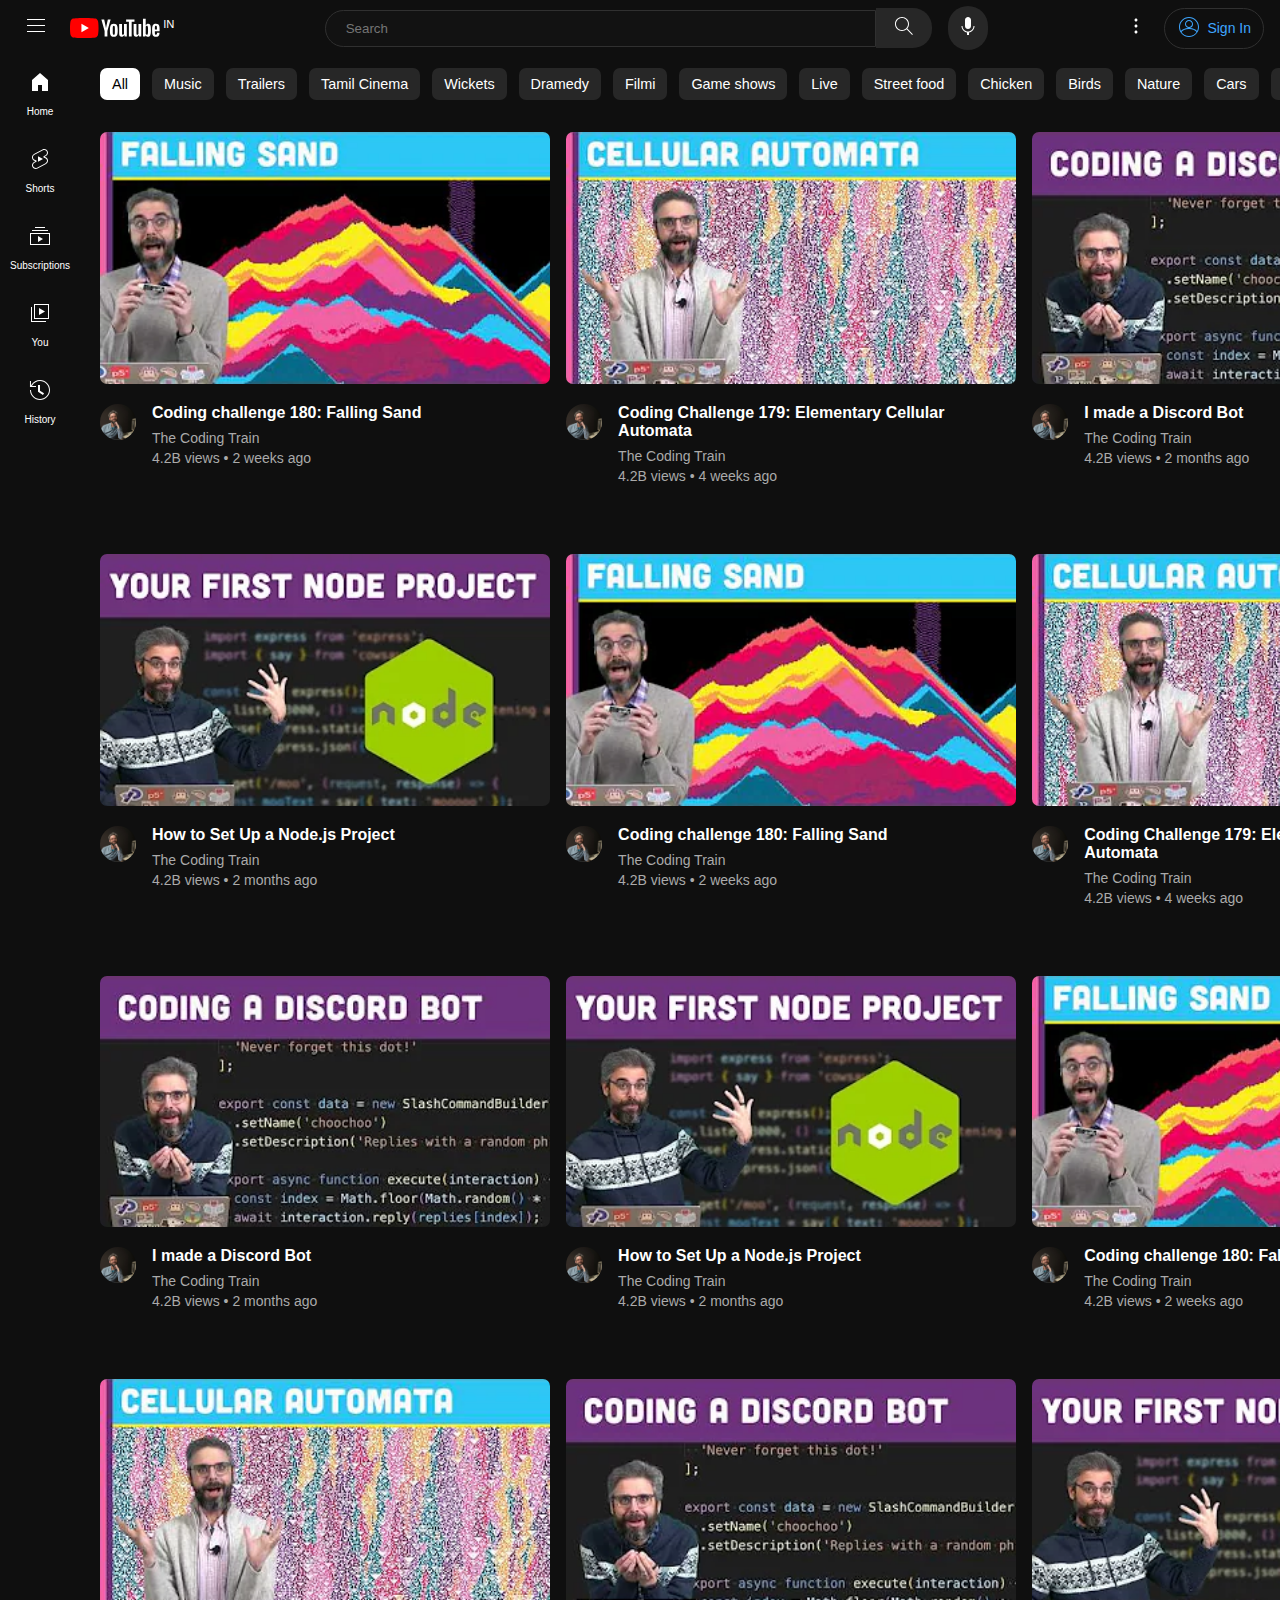
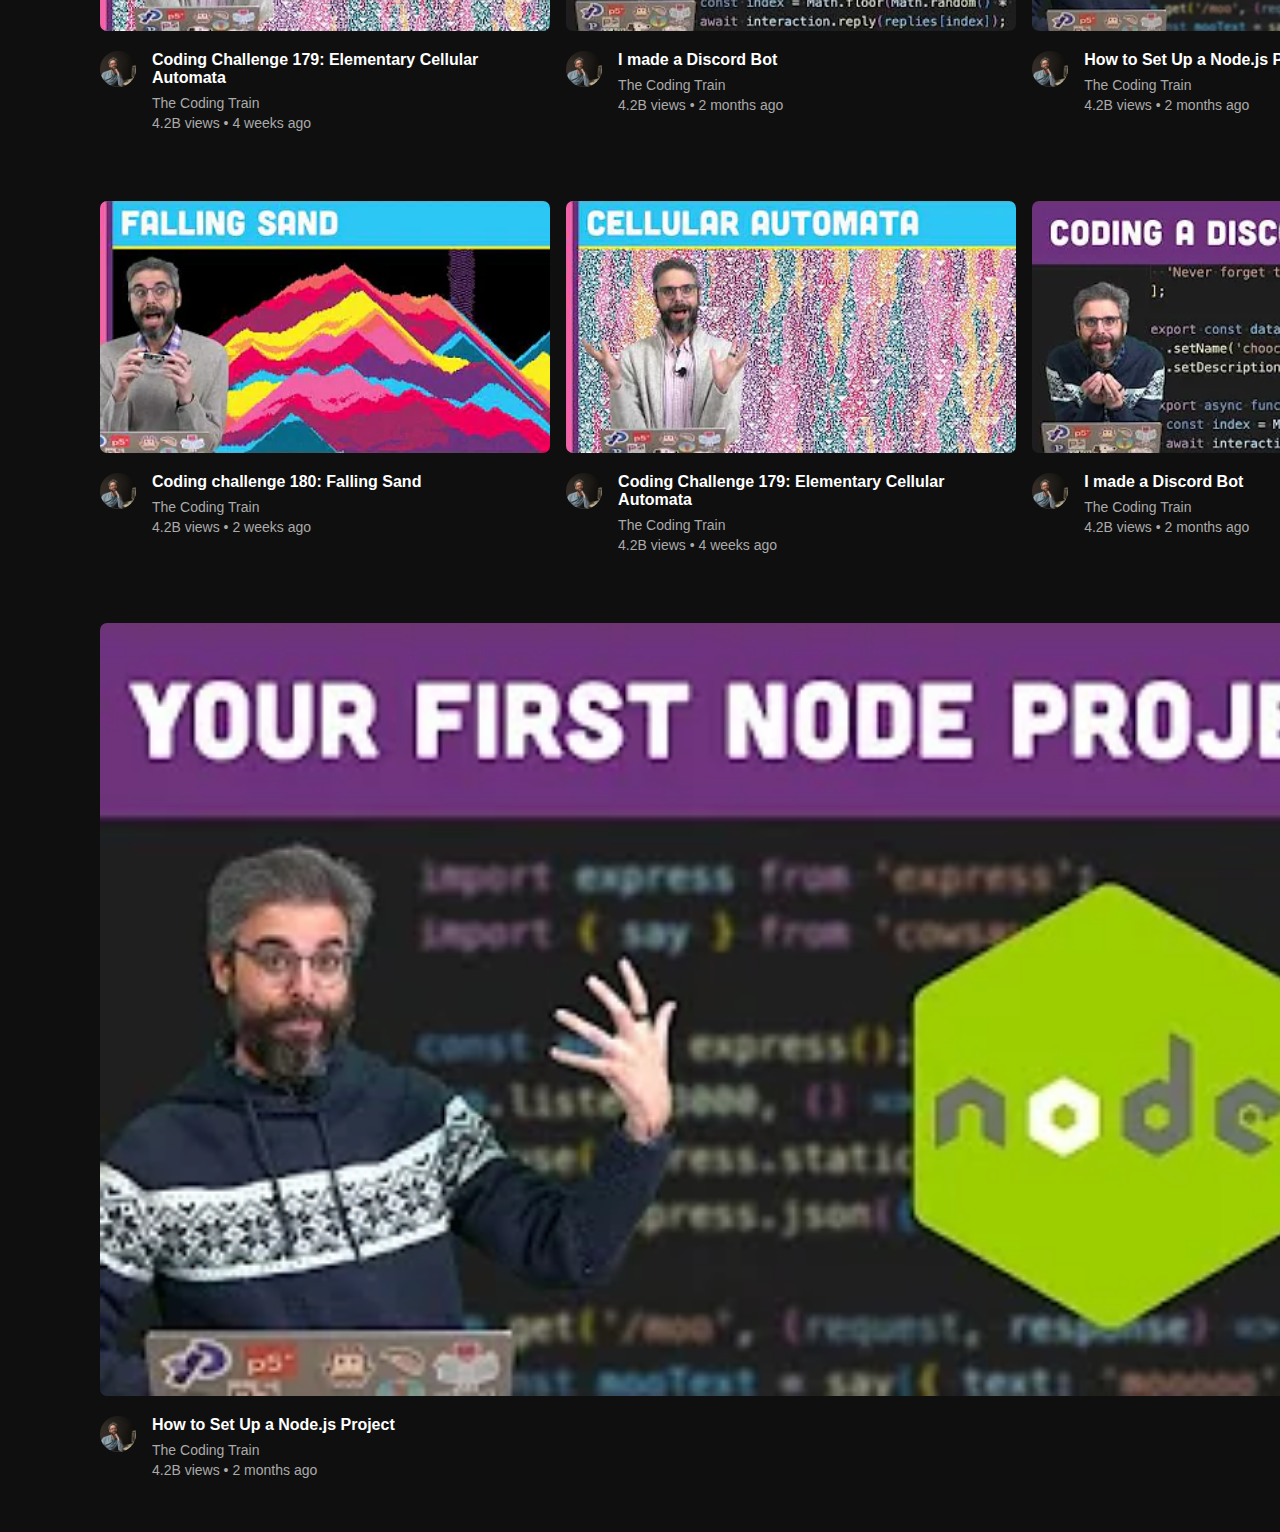
<file: youtube_ux/index.html>
<!DOCTYPE html>
<html lang="en">

<head>
    <meta charset="UTF-8">
    <meta name="viewport" content="width=device-width, initial-scale=1.0">

    <!-- Linking the CSS -->
    <link rel="stylesheet" href="./styles.css">

    <!-- The icons -->
    <link rel="shortcut icon" href="https://www.youtube.com/s/desktop/d133835b/img/favicon.ico" type="image/x-icon">
    <link rel="icon" href="https://www.youtube.com/s/desktop/d133835b/img/favicon_32x32.png" sizes="32x32">
    <link rel="icon" href="https://www.youtube.com/s/desktop/d133835b/img/favicon_48x48.png" sizes="48x48">
    <link rel="icon" href="https://www.youtube.com/s/desktop/d133835b/img/favicon_96x96.png" sizes="96x96">
    <link rel="icon" href="https://www.youtube.com/s/desktop/d133835b/img/favicon_144x144.png" sizes="144x144">

    <title>Youtube Clone</title>
</head>

<body>
    <!-- The Top bar -->
    <header>
        <span class="header-left">
            <span class="menu-icon">
                <svg xmlns="http://www.w3.org/2000/svg" viewBox="0 0 24 24" width="24" focusable="false" fill="white">
                    <path d="M21 6H3V5h18v1zm0 5H3v1h18v-1zm0 6H3v1h18v-1z"></path>
                </svg>
            </span>
            <span class="yt-icon">
                <svg xmlns="http://www.w3.org/2000/svg" class="external-icon" viewBox="0 0 90 20" width="90"
                    fill="white" focusable="false">
                    <svg viewBox="0 0 90 20" preserveAspectRatio="xMidYMid meet" xmlns="http://www.w3.org/2000/svg">
                        <g>
                            <path
                                d="M27.9727 3.12324C27.6435 1.89323 26.6768 0.926623 25.4468 0.597366C23.2197 2.24288e-07 14.285 0 14.285 0C14.285 0 5.35042 2.24288e-07 3.12323 0.597366C1.89323 0.926623 0.926623 1.89323 0.597366 3.12324C2.24288e-07 5.35042 0 10 0 10C0 10 2.24288e-07 14.6496 0.597366 16.8768C0.926623 18.1068 1.89323 19.0734 3.12323 19.4026C5.35042 20 14.285 20 14.285 20C14.285 20 23.2197 20 25.4468 19.4026C26.6768 19.0734 27.6435 18.1068 27.9727 16.8768C28.5701 14.6496 28.5701 10 28.5701 10C28.5701 10 28.5677 5.35042 27.9727 3.12324Z"
                                fill="#FF0000"></path>
                            <path d="M11.4253 14.2854L18.8477 10.0004L11.4253 5.71533V14.2854Z" fill="white"></path>
                        </g>
                        <g>
                            <g>
                                <path
                                    d="M34.6024 13.0036L31.3945 1.41846H34.1932L35.3174 6.6701C35.6043 7.96361 35.8136 9.06662 35.95 9.97913H36.0323C36.1264 9.32532 36.3381 8.22937 36.665 6.68892L37.8291 1.41846H40.6278L37.3799 13.0036V18.561H34.6001V13.0036H34.6024Z">
                                </path>
                                <path
                                    d="M41.4697 18.1937C40.9053 17.8127 40.5031 17.22 40.2632 16.4157C40.0257 15.6114 39.9058 14.5437 39.9058 13.2078V11.3898C39.9058 10.0422 40.0422 8.95805 40.315 8.14196C40.5878 7.32588 41.0135 6.72851 41.592 6.35457C42.1706 5.98063 42.9302 5.79248 43.871 5.79248C44.7976 5.79248 45.5384 5.98298 46.0981 6.36398C46.6555 6.74497 47.0647 7.34234 47.3234 8.15137C47.5821 8.96275 47.7115 10.0422 47.7115 11.3898V13.2078C47.7115 14.5437 47.5845 15.6161 47.3329 16.4251C47.0812 17.2365 46.672 17.8292 46.1075 18.2031C45.5431 18.5771 44.7764 18.7652 43.8098 18.7652C42.8126 18.7675 42.0342 18.5747 41.4697 18.1937ZM44.6353 16.2323C44.7905 15.8231 44.8705 15.1575 44.8705 14.2309V10.3292C44.8705 9.43077 44.7929 8.77225 44.6353 8.35833C44.4777 7.94206 44.2026 7.7351 43.8074 7.7351C43.4265 7.7351 43.156 7.94206 43.0008 8.35833C42.8432 8.77461 42.7656 9.43077 42.7656 10.3292V14.2309C42.7656 15.1575 42.8408 15.8254 42.9914 16.2323C43.1419 16.6415 43.4123 16.8461 43.8074 16.8461C44.2026 16.8461 44.4777 16.6415 44.6353 16.2323Z">
                                </path>
                                <path
                                    d="M56.8154 18.5634H54.6094L54.3648 17.03H54.3037C53.7039 18.1871 52.8055 18.7656 51.6061 18.7656C50.7759 18.7656 50.1621 18.4928 49.767 17.9496C49.3719 17.4039 49.1743 16.5526 49.1743 15.3955V6.03751H51.9942V15.2308C51.9942 15.7906 52.0553 16.188 52.1776 16.4256C52.2999 16.6631 52.5045 16.783 52.7914 16.783C53.036 16.783 53.2712 16.7078 53.497 16.5573C53.7228 16.4067 53.8874 16.2162 53.9979 15.9858V6.03516H56.8154V18.5634Z">
                                </path>
                                <path
                                    d="M64.4755 3.68758H61.6768V18.5629H58.9181V3.68758H56.1194V1.42041H64.4755V3.68758Z">
                                </path>
                                <path
                                    d="M71.2768 18.5634H69.0708L68.8262 17.03H68.7651C68.1654 18.1871 67.267 18.7656 66.0675 18.7656C65.2373 18.7656 64.6235 18.4928 64.2284 17.9496C63.8333 17.4039 63.6357 16.5526 63.6357 15.3955V6.03751H66.4556V15.2308C66.4556 15.7906 66.5167 16.188 66.639 16.4256C66.7613 16.6631 66.9659 16.783 67.2529 16.783C67.4974 16.783 67.7326 16.7078 67.9584 16.5573C68.1842 16.4067 68.3488 16.2162 68.4593 15.9858V6.03516H71.2768V18.5634Z">
                                </path>
                                <path
                                    d="M80.609 8.0387C80.4373 7.24849 80.1621 6.67699 79.7812 6.32186C79.4002 5.96674 78.8757 5.79035 78.2078 5.79035C77.6904 5.79035 77.2059 5.93616 76.7567 6.23014C76.3075 6.52412 75.9594 6.90747 75.7148 7.38489H75.6937V0.785645H72.9773V18.5608H75.3056L75.5925 17.3755H75.6537C75.8724 17.7988 76.1993 18.1304 76.6344 18.3774C77.0695 18.622 77.554 18.7443 78.0855 18.7443C79.038 18.7443 79.7412 18.3045 80.1904 17.4272C80.6396 16.5476 80.8653 15.1765 80.8653 13.3092V11.3266C80.8653 9.92722 80.7783 8.82892 80.609 8.0387ZM78.0243 13.1492C78.0243 14.0617 77.9867 14.7767 77.9114 15.2941C77.8362 15.8115 77.7115 16.1808 77.5328 16.3971C77.3564 16.6158 77.1165 16.724 76.8178 16.724C76.585 16.724 76.371 16.6699 76.1734 16.5594C75.9759 16.4512 75.816 16.2866 75.6937 16.0702V8.96062C75.7877 8.6196 75.9524 8.34209 76.1852 8.12337C76.4157 7.90465 76.6697 7.79646 76.9401 7.79646C77.2271 7.79646 77.4481 7.90935 77.6034 8.13278C77.7609 8.35855 77.8691 8.73485 77.9303 9.26636C77.9914 9.79787 78.022 10.5528 78.022 11.5335V13.1492H78.0243Z">
                                </path>
                                <path
                                    d="M84.8657 13.8712C84.8657 14.6755 84.8892 15.2776 84.9363 15.6798C84.9833 16.0819 85.0821 16.3736 85.2326 16.5594C85.3831 16.7428 85.6136 16.8345 85.9264 16.8345C86.3474 16.8345 86.639 16.6699 86.7942 16.343C86.9518 16.0161 87.0365 15.4705 87.0506 14.7085L89.4824 14.8519C89.4965 14.9601 89.5035 15.1106 89.5035 15.3011C89.5035 16.4582 89.186 17.3237 88.5534 17.8952C87.9208 18.4667 87.0247 18.7536 85.8676 18.7536C84.4777 18.7536 83.504 18.3185 82.9466 17.446C82.3869 16.5735 82.1094 15.2259 82.1094 13.4008V11.2136C82.1094 9.33452 82.3987 7.96105 82.9772 7.09558C83.5558 6.2301 84.5459 5.79736 85.9499 5.79736C86.9165 5.79736 87.6597 5.97375 88.1771 6.32888C88.6945 6.684 89.059 7.23433 89.2707 7.98457C89.4824 8.7348 89.5882 9.76961 89.5882 11.0913V13.2362H84.8657V13.8712ZM85.2232 7.96811C85.0797 8.14449 84.9857 8.43377 84.9363 8.83593C84.8892 9.2381 84.8657 9.84722 84.8657 10.6657V11.5641H86.9283V10.6657C86.9283 9.86133 86.9001 9.25221 86.846 8.83593C86.7919 8.41966 86.6931 8.12803 86.5496 7.95635C86.4062 7.78702 86.1851 7.7 85.8864 7.7C85.5854 7.70235 85.3643 7.79172 85.2232 7.96811Z">
                                </path>
                            </g>
                        </g>
                    </svg>
                </svg>
                <span class="country-code">IN</span>
            </span>
        </span>
        <span class="header-centre">
            <span class="search-bar">
                <span class="search-input">
                    <input type="search" name="yt-search" id="yt-search" placeholder="Search">
                </span>
                <span class="search-icon">
                    <svg xmlns="http://www.w3.org/2000/svg" enable-background="new 0 0 24 24" height="24"
                        viewBox="0 0 24 24" width="24" focusable="false" fill="white">
                        <path
                            d="m20.87 20.17-5.59-5.59C16.35 13.35 17 11.75 17 10c0-3.87-3.13-7-7-7s-7 3.13-7 7 3.13 7 7 7c1.75 0 3.35-.65 4.58-1.71l5.59 5.59.7-.71zM10 16c-3.31 0-6-2.69-6-6s2.69-6 6-6 6 2.69 6 6-2.69 6-6 6z">
                        </path>
                    </svg>
                </span>
            </span>
            <span class="voice-control menu-icon">
                <svg xmlns="http://www.w3.org/2000/svg" height="24" viewBox="0 0 24 24" width="24" focusable="false"
                    fill="white">
                    <path
                        d="M12 3c-1.66 0-3 1.37-3 3.07v5.86c0 1.7 1.34 3.07 3 3.07s3-1.37 3-3.07V6.07C15 4.37 13.66 3 12 3zm6.5 9h-1c0 3.03-2.47 5.5-5.5 5.5S6.5 15.03 6.5 12h-1c0 3.24 2.39 5.93 5.5 6.41V21h2v-2.59c3.11-.48 5.5-3.17 5.5-6.41z">
                    </path>
                </svg>
            </span>
        </span>
        <span class="header-right">
            <span class="other-options-menu">
                <svg xmlns="http://www.w3.org/2000/svg" enable-background="new 0 0 24 24" height="24"
                    viewBox="0 0 24 24" width="24" focusable="false" fill="white">
                    <path
                        d="M12 16.5c.83 0 1.5.67 1.5 1.5s-.67 1.5-1.5 1.5-1.5-.67-1.5-1.5.67-1.5 1.5-1.5zM10.5 12c0 .83.67 1.5 1.5 1.5s1.5-.67 1.5-1.5-.67-1.5-1.5-1.5-1.5.67-1.5 1.5zm0-6c0 .83.67 1.5 1.5 1.5s1.5-.67 1.5-1.5-.67-1.5-1.5-1.5-1.5.67-1.5 1.5z">
                    </path>
                </svg>
            </span>
            <span class="sign-in-button">
                <span class="sign-in-icon">
                    <svg xmlns="http://www.w3.org/2000/svg" height="24" viewBox="0 0 24 24" width="24" focusable="false"
                        fill="#3ea6ff">
                        <path
                            d="M12 2C6.48 2 2 6.48 2 12s4.48 10 10 10 10-4.48 10-10S17.52 2 12 2zm0 1c4.96 0 9 4.04 9 9 0 1.42-.34 2.76-.93 3.96-1.53-1.72-3.98-2.89-7.38-3.03A3.996 3.996 0 0016 9c0-2.21-1.79-4-4-4S8 6.79 8 9c0 1.97 1.43 3.6 3.31 3.93-3.4.14-5.85 1.31-7.38 3.03C3.34 14.76 3 13.42 3 12c0-4.96 4.04-9 9-9zM9 9c0-1.65 1.35-3 3-3s3 1.35 3 3-1.35 3-3 3-3-1.35-3-3zm3 12c-3.16 0-5.94-1.64-7.55-4.12C6.01 14.93 8.61 13.9 12 13.9c3.39 0 5.99 1.03 7.55 2.98C17.94 19.36 15.16 21 12 21z">
                        </path>
                    </svg>
                </span>
                <span class="sign-in-text">
                    Sign In
                </span>
            </span>
        </span>
    </header>
    <!-- Rest of the page -->
    <main>
        <!-- Aside houses the Navigation bar on the right -->
        <aside>
            <nav>
                <ul>
                    <li>
                        <span class="li-icon">
                            <svg xmlns="http://www.w3.org/2000/svg" enable-background="new 0 0 24 24" height="24"
                                viewBox="0 0 24 24" width="24" focusable="false" fill="white">
                                <g>
                                    <path d="M4 21V10.08l8-6.96 8 6.96V21h-6v-6h-4v6H4z"></path>
                                </g>
                            </svg>
                        </span>
                        <span class="li-name">
                            Home
                        </span>
                    </li>
                    <li>
                        <span class="li-icon">
                            <svg xmlns="http://www.w3.org/2000/svg" height="24" viewBox="0 0 24 24" width="24"
                                focusable="false" fill="white">
                                <path
                                    d="M10 14.65v-5.3L15 12l-5 2.65zm7.77-4.33-1.2-.5L18 9.06c1.84-.96 2.53-3.23 1.56-5.06s-3.24-2.53-5.07-1.56L6 6.94c-1.29.68-2.07 2.04-2 3.49.07 1.42.93 2.67 2.22 3.25.03.01 1.2.5 1.2.5L6 14.93c-1.83.97-2.53 3.24-1.56 5.07.97 1.83 3.24 2.53 5.07 1.56l8.5-4.5c1.29-.68 2.06-2.04 1.99-3.49-.07-1.42-.94-2.68-2.23-3.25zm-.23 5.86-8.5 4.5c-1.34.71-3.01.2-3.72-1.14-.71-1.34-.2-3.01 1.14-3.72l2.04-1.08v-1.21l-.69-.28-1.11-.46c-.99-.41-1.65-1.35-1.7-2.41-.05-1.06.52-2.06 1.46-2.56l8.5-4.5c1.34-.71 3.01-.2 3.72 1.14.71 1.34.2 3.01-1.14 3.72L15.5 9.26v1.21l1.8.74c.99.41 1.65 1.35 1.7 2.41.05 1.06-.52 2.06-1.46 2.56z">
                                </path>
                            </svg>
                        </span>
                        <span class="li-name">
                            Shorts
                        </span>
                    </li>
                    <li>
                        <span class="li-icon">
                            <svg xmlns="http://www.w3.org/2000/svg" enable-background="new 0 0 24 24" height="24"
                                viewBox="0 0 24 24" width="24" focusable="false" fill="white">
                                <path
                                    d="M10 18v-6l5 3-5 3zm7-15H7v1h10V3zm3 3H4v1h16V6zm2 3H2v12h20V9zM3 10h18v10H3V10z">
                                </path>
                            </svg>
                        </span>
                        <span class="li-name">
                            Subscriptions
                        </span>
                    </li>
                    <li>
                        <span class="li-icon">
                            <svg xmlns="http://www.w3.org/2000/svg" enable-background="new 0 0 24 24" height="24"
                                viewBox="0 0 24 24" width="24" focusable="false" fill="white">
                                <path d="m11 7 6 3.5-6 3.5V7zm7 13H4V6H3v15h15v-1zm3-2H6V3h15v15zM7 17h13V4H7v13z">
                                </path>
                            </svg>
                        </span>
                        <span class="li-name">
                            You
                        </span>
                    </li>
                    <li>
                        <span class="li-icon">
                            <svg xmlns="http://www.w3.org/2000/svg" height="24" fill="white" viewBox="0 0 24 24"
                                width="24" focusable="false">
                                <g>
                                    <path
                                        d="M14.97 16.95 10 13.87V7h2v5.76l4.03 2.49-1.06 1.7zM22 12c0 5.51-4.49 10-10 10S2 17.51 2 12h1c0 4.96 4.04 9 9 9s9-4.04 9-9-4.04-9-9-9C8.81 3 5.92 4.64 4.28 7.38c-.11.18-.22.37-.31.56L3.94 8H8v1H1.96V3h1v4.74c.04-.09.07-.17.11-.25.11-.22.23-.42.35-.63C5.22 3.86 8.51 2 12 2c5.51 0 10 4.49 10 10z">
                                    </path>
                                </g>
                            </svg>
                        </span>
                        <span class="li-name">
                            History
                        </span>
                    </li>
                </ul>
            </nav>
        </aside>
        <!-- The video content -->
        <article>
            <!-- The little trending topic tics on the top -->
            <span class="trending-topics">
                <span class="trending-topic-button active-tt-button">All</span>
                <span class="trending-topic-button">Music</span>
                <span class="trending-topic-button">Trailers</span>
                <span class="trending-topic-button">Tamil Cinema</span>
                <span class="trending-topic-button">Wickets</span>
                <span class="trending-topic-button">Dramedy</span>
                <span class="trending-topic-button">Filmi</span>
                <span class="trending-topic-button">Game shows</span>
                <span class="trending-topic-button">Live</span>
                <span class="trending-topic-button">Street food</span>
                <span class="trending-topic-button">Chicken</span>
                <span class="trending-topic-button">Birds</span>
                <span class="trending-topic-button">Nature</span>
                <span class="trending-topic-button">Cars</span>
                <span class="trending-topic-button">Tourism</span>
                <span class="trending-topic-button">Recently uploaded</span>
            </span>
            <!-- The videos -->
            <span class="videos-section">
                <span class="video">
                    <span class="thumbnail">
                        <img src="./media/img-yt-01.webp" alt="Falling Sand">
                    </span>
                    <span class="video-metadata">
                        <span class="creator-pfp">
                            <img src="./media/creator-pfp.jpg" alt="The Coding Train">
                        </span>
                        <span class="video-details">
                            <span class="video-title">
                                Coding challenge 180: Falling Sand
                            </span>
                            <span class="creator-name">
                                The Coding Train
                            </span>
                            <span class="other-metadata">
                                <span class="views">4.2B views • </span>
                                <span class="time">2 weeks ago</span>
                            </span>
                        </span>
                    </span>
                </span>
                <span class="video">
                    <span class="thumbnail">
                        <img src="./media/img-yt-02.webp" alt="">
                    </span>
                    <span class="video-metadata">
                        <span class="creator-pfp">
                            <img src="./media/creator-pfp.jpg" alt="The Coding Train">
                        </span>
                        <span class="video-details">
                            <span class="video-title">
                                Coding Challenge 179: Elementary Cellular Automata
                            </span>
                            <span class="creator-name">
                                The Coding Train
                            </span>
                            <span class="other-metadata">
                                <span class="views">4.2B views • </span>
                                <span class="time">4 weeks ago</span>
                            </span>
                        </span>
                    </span>
                </span>
                <span class="video">
                    <span class="thumbnail">
                        <img src="./media/img-yt-03.webp" alt="">
                    </span>
                    <span class="video-metadata">
                        <span class="creator-pfp">
                            <img src="./media/creator-pfp.jpg" alt="The Coding Train">
                        </span>
                        <span class="video-details">
                            <span class="video-title">
                                I made a Discord Bot
                            </span>
                            <span class="creator-name">
                                The Coding Train
                            </span>
                            <span class="other-metadata">
                                <span class="views">4.2B views • </span>
                                <span class="time">2 months ago</span>
                            </span>
                        </span>
                    </span>
                </span>
                <span class="video">
                    <span class="thumbnail">
                        <img src="./media/img-yt-04.webp" alt="Falling Sand">
                    </span>
                    <span class="video-metadata">
                        <span class="creator-pfp">
                            <img src="./media/creator-pfp.jpg" alt="The Coding Train">
                        </span>
                        <span class="video-details">
                            <span class="video-title">
                                How to Set Up a Node.js Project
                            </span>
                            <span class="creator-name">
                                The Coding Train
                            </span>
                            <span class="other-metadata">
                                <span class="views">4.2B views • </span>
                                <span class="time">2 months ago</span>
                            </span>
                        </span>
                    </span>
                </span>
                <span class="video">
                    <span class="thumbnail">
                        <img src="./media/img-yt-01.webp" alt="Falling Sand">
                    </span>
                    <span class="video-metadata">
                        <span class="creator-pfp">
                            <img src="./media/creator-pfp.jpg" alt="The Coding Train">
                        </span>
                        <span class="video-details">
                            <span class="video-title">
                                Coding challenge 180: Falling Sand
                            </span>
                            <span class="creator-name">
                                The Coding Train
                            </span>
                            <span class="other-metadata">
                                <span class="views">4.2B views • </span>
                                <span class="time">2 weeks ago</span>
                            </span>
                        </span>
                    </span>
                </span>
                <span class="video">
                    <span class="thumbnail">
                        <img src="./media/img-yt-02.webp" alt="">
                    </span>
                    <span class="video-metadata">
                        <span class="creator-pfp">
                            <img src="./media/creator-pfp.jpg" alt="The Coding Train">
                        </span>
                        <span class="video-details">
                            <span class="video-title">
                                Coding Challenge 179: Elementary Cellular Automata
                            </span>
                            <span class="creator-name">
                                The Coding Train
                            </span>
                            <span class="other-metadata">
                                <span class="views">4.2B views • </span>
                                <span class="time">4 weeks ago</span>
                            </span>
                        </span>
                    </span>
                </span>
                <span class="video">
                    <span class="thumbnail">
                        <img src="./media/img-yt-03.webp" alt="">
                    </span>
                    <span class="video-metadata">
                        <span class="creator-pfp">
                            <img src="./media/creator-pfp.jpg" alt="The Coding Train">
                        </span>
                        <span class="video-details">
                            <span class="video-title">
                                I made a Discord Bot
                            </span>
                            <span class="creator-name">
                                The Coding Train
                            </span>
                            <span class="other-metadata">
                                <span class="views">4.2B views • </span>
                                <span class="time">2 months ago</span>
                            </span>
                        </span>
                    </span>
                </span>
                <span class="video">
                    <span class="thumbnail">
                        <img src="./media/img-yt-04.webp" alt="Falling Sand">
                    </span>
                    <span class="video-metadata">
                        <span class="creator-pfp">
                            <img src="./media/creator-pfp.jpg" alt="The Coding Train">
                        </span>
                        <span class="video-details">
                            <span class="video-title">
                                How to Set Up a Node.js Project
                            </span>
                            <span class="creator-name">
                                The Coding Train
                            </span>
                            <span class="other-metadata">
                                <span class="views">4.2B views • </span>
                                <span class="time">2 months ago</span>
                            </span>
                        </span>
                    </span>
                </span>
                <span class="video">
                    <span class="thumbnail">
                        <img src="./media/img-yt-01.webp" alt="Falling Sand">
                    </span>
                    <span class="video-metadata">
                        <span class="creator-pfp">
                            <img src="./media/creator-pfp.jpg" alt="The Coding Train">
                        </span>
                        <span class="video-details">
                            <span class="video-title">
                                Coding challenge 180: Falling Sand
                            </span>
                            <span class="creator-name">
                                The Coding Train
                            </span>
                            <span class="other-metadata">
                                <span class="views">4.2B views • </span>
                                <span class="time">2 weeks ago</span>
                            </span>
                        </span>
                    </span>
                </span>
                <span class="video">
                    <span class="thumbnail">
                        <img src="./media/img-yt-02.webp" alt="">
                    </span>
                    <span class="video-metadata">
                        <span class="creator-pfp">
                            <img src="./media/creator-pfp.jpg" alt="The Coding Train">
                        </span>
                        <span class="video-details">
                            <span class="video-title">
                                Coding Challenge 179: Elementary Cellular Automata
                            </span>
                            <span class="creator-name">
                                The Coding Train
                            </span>
                            <span class="other-metadata">
                                <span class="views">4.2B views • </span>
                                <span class="time">4 weeks ago</span>
                            </span>
                        </span>
                    </span>
                </span>
                <span class="video">
                    <span class="thumbnail">
                        <img src="./media/img-yt-03.webp" alt="">
                    </span>
                    <span class="video-metadata">
                        <span class="creator-pfp">
                            <img src="./media/creator-pfp.jpg" alt="The Coding Train">
                        </span>
                        <span class="video-details">
                            <span class="video-title">
                                I made a Discord Bot
                            </span>
                            <span class="creator-name">
                                The Coding Train
                            </span>
                            <span class="other-metadata">
                                <span class="views">4.2B views • </span>
                                <span class="time">2 months ago</span>
                            </span>
                        </span>
                    </span>
                </span>
                <span class="video">
                    <span class="thumbnail">
                        <img src="./media/img-yt-04.webp" alt="Falling Sand">
                    </span>
                    <span class="video-metadata">
                        <span class="creator-pfp">
                            <img src="./media/creator-pfp.jpg" alt="The Coding Train">
                        </span>
                        <span class="video-details">
                            <span class="video-title">
                                How to Set Up a Node.js Project
                            </span>
                            <span class="creator-name">
                                The Coding Train
                            </span>
                            <span class="other-metadata">
                                <span class="views">4.2B views • </span>
                                <span class="time">2 months ago</span>
                            </span>
                        </span>
                    </span>
                </span>
                <span class="video">
                    <span class="thumbnail">
                        <img src="./media/img-yt-01.webp" alt="Falling Sand">
                    </span>
                    <span class="video-metadata">
                        <span class="creator-pfp">
                            <img src="./media/creator-pfp.jpg" alt="The Coding Train">
                        </span>
                        <span class="video-details">
                            <span class="video-title">
                                Coding challenge 180: Falling Sand
                            </span>
                            <span class="creator-name">
                                The Coding Train
                            </span>
                            <span class="other-metadata">
                                <span class="views">4.2B views • </span>
                                <span class="time">2 weeks ago</span>
                            </span>
                        </span>
                    </span>
                </span>
                <span class="video">
                    <span class="thumbnail">
                        <img src="./media/img-yt-02.webp" alt="">
                    </span>
                    <span class="video-metadata">
                        <span class="creator-pfp">
                            <img src="./media/creator-pfp.jpg" alt="The Coding Train">
                        </span>
                        <span class="video-details">
                            <span class="video-title">
                                Coding Challenge 179: Elementary Cellular Automata
                            </span>
                            <span class="creator-name">
                                The Coding Train
                            </span>
                            <span class="other-metadata">
                                <span class="views">4.2B views • </span>
                                <span class="time">4 weeks ago</span>
                            </span>
                        </span>
                    </span>
                </span>
                <span class="video">
                    <span class="thumbnail">
                        <img src="./media/img-yt-03.webp" alt="">
                    </span>
                    <span class="video-metadata">
                        <span class="creator-pfp">
                            <img src="./media/creator-pfp.jpg" alt="The Coding Train">
                        </span>
                        <span class="video-details">
                            <span class="video-title">
                                I made a Discord Bot
                            </span>
                            <span class="creator-name">
                                The Coding Train
                            </span>
                            <span class="other-metadata">
                                <span class="views">4.2B views • </span>
                                <span class="time">2 months ago</span>
                            </span>
                        </span>
                    </span>
                </span>
                <span class="video">
                    <span class="thumbnail">
                        <img src="./media/img-yt-04.webp" alt="Falling Sand">
                    </span>
                    <span class="video-metadata">
                        <span class="creator-pfp">
                            <img src="./media/creator-pfp.jpg" alt="The Coding Train">
                        </span>
                        <span class="video-details">
                            <span class="video-title">
                                How to Set Up a Node.js Project
                            </span>
                            <span class="creator-name">
                                The Coding Train
                            </span>
                            <span class="other-metadata">
                                <span class="views">4.2B views • </span>
                                <span class="time">2 months ago</span>
                            </span>
                        </span>
                    </span>
                </span>
            </span>
        </article>
    </main>
</body>

</html>
</file>
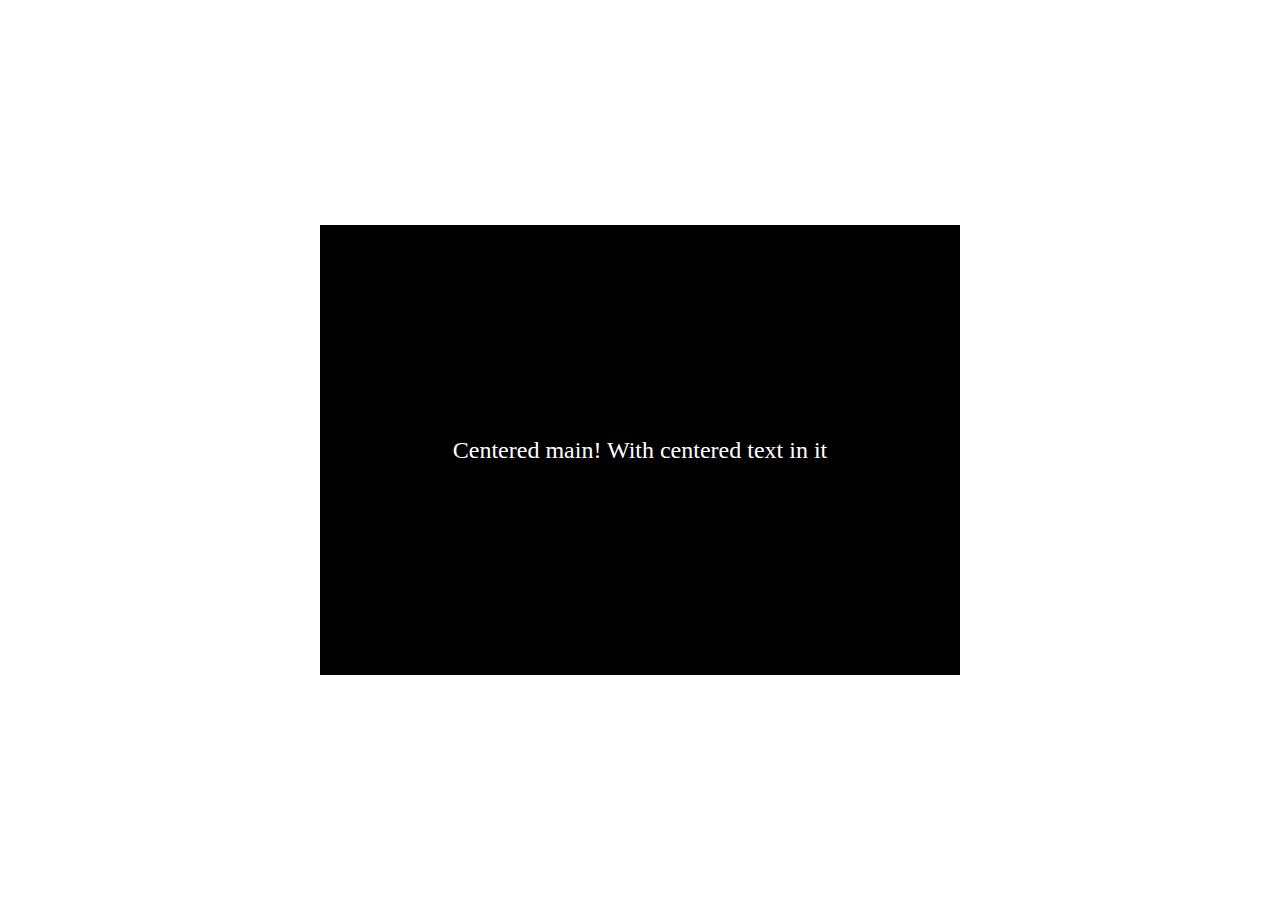
<file: layouts_ux/design-01/index.html>
<!DOCTYPE html>
<html lang="en">

<head>
    <meta charset="UTF-8">
    <meta name="viewport" content="width=device-width, initial-scale=1.0">

    <!-- Linking the Stylesheet -->
    <link rel="stylesheet" href="styles.css">
    <title>Design 01</title>
</head>

<body>
    <!-- The main contains the black box, instead of having it as a div -->
    <main>Centered main! With centered text in it</main>
</body>

</html>
</file>
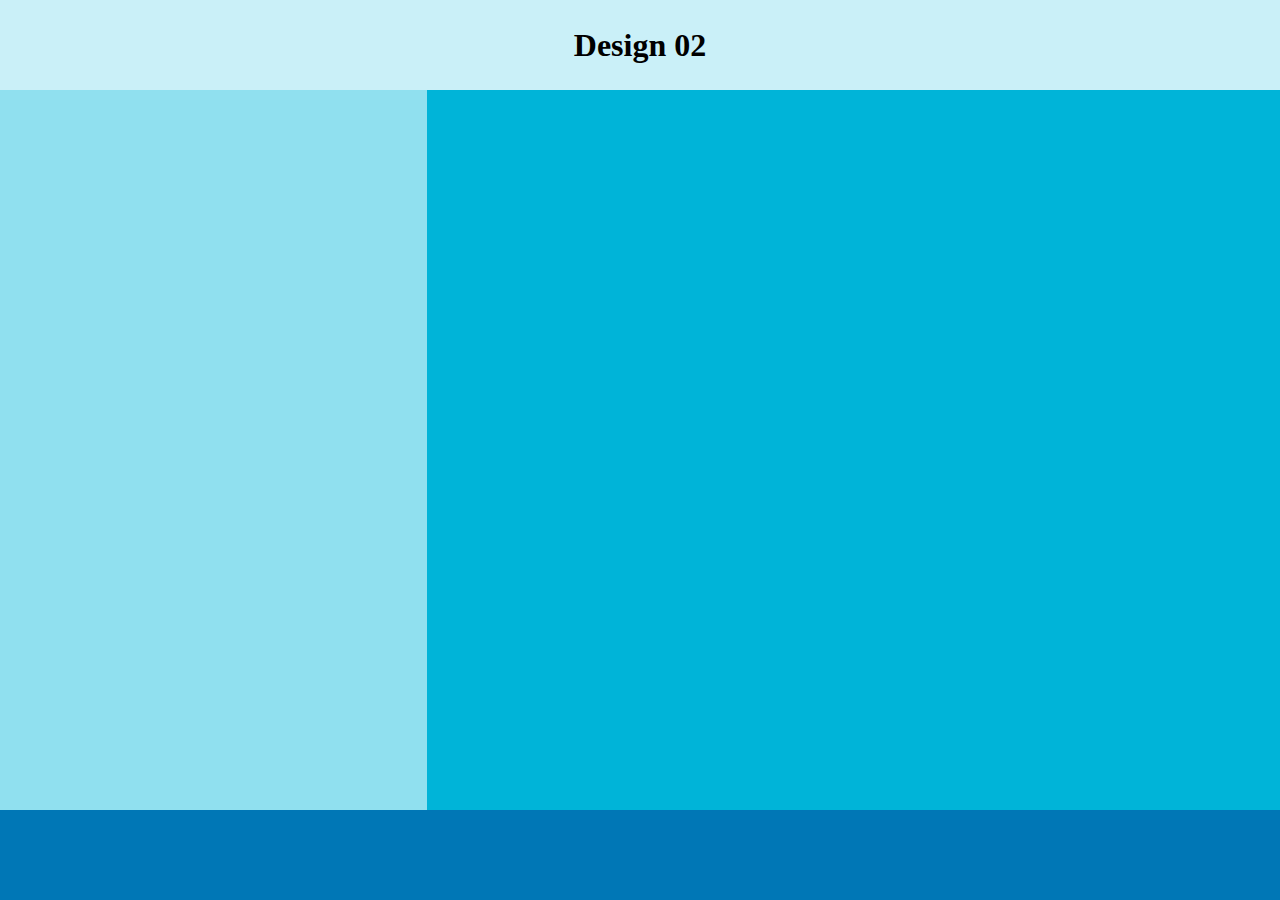
<file: layouts_ux/design-02/index.html>
<!DOCTYPE html>
<html lang="en">

<head>
    <meta charset="UTF-8">
    <meta name="viewport" content="width=device-width, initial-scale=1.0">

    <!-- Linking the Stylesheet -->
    <link rel="stylesheet" href="styles.css">
    <title>Design 02</title>
</head>

<body>
    <header class="flex-centered-parent">
        <h1>Design 02</h1>
    </header>
    <main>
        <aside></aside>
        <article></article>
    </main>
    <footer></footer>
</body>

</html>
</file>
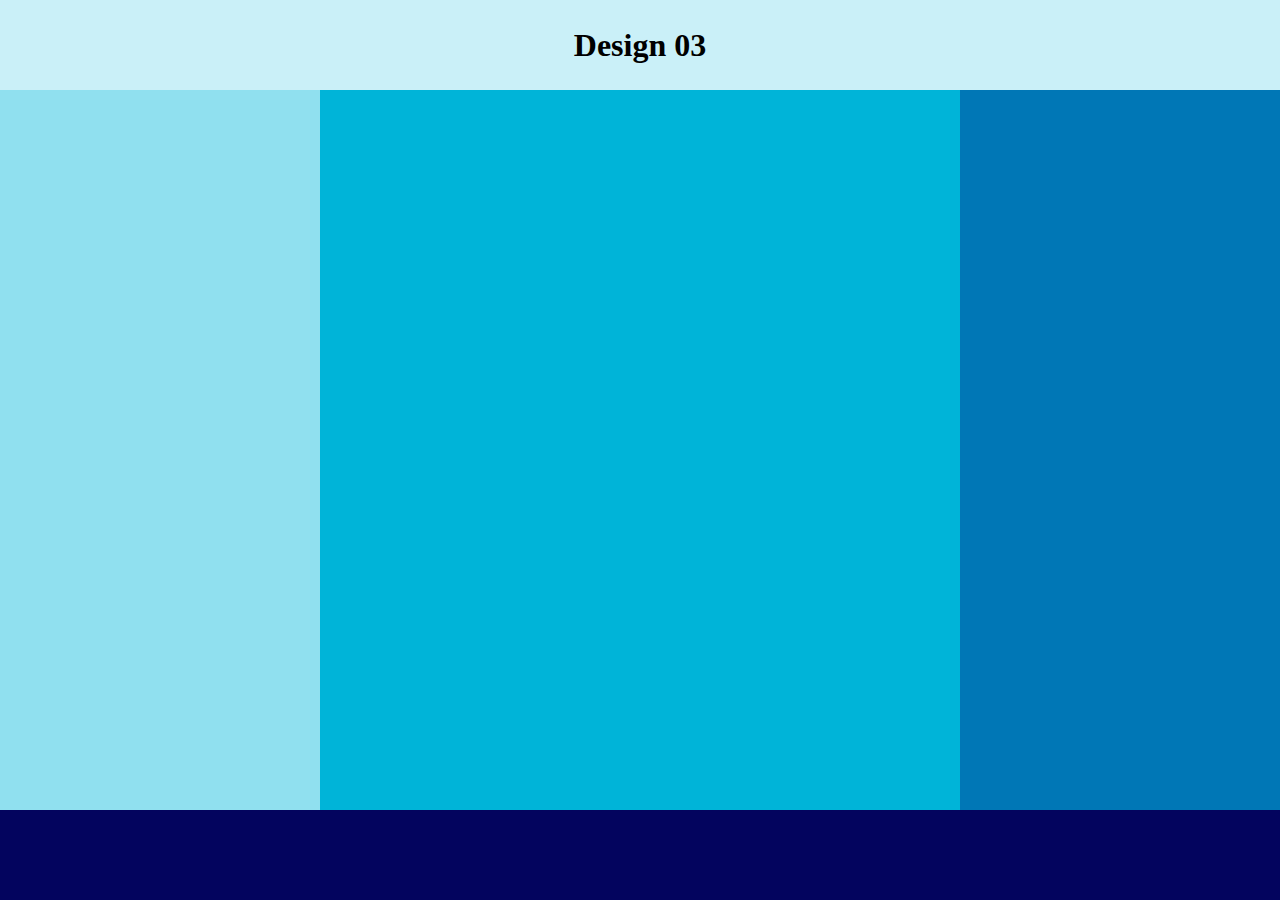
<file: layouts_ux/design-03/index.html>
<!DOCTYPE html>
<html lang="en">

<head>
    <meta charset="UTF-8">
    <meta name="viewport" content="width=device-width, initial-scale=1.0">

    <!-- Linking the Stylesheets -->
    <link rel="stylesheet" href="styles.css">
    <title>Design 03</title>
</head>

<body>
    <header class="flex-centered-parent">
        <h1>Design 03</h1>
    </header>
    <main>
        <aside class="left-aside"></aside>
        <article></article>
        <aside class="right-aside"></aside>
    </main>
    <footer></footer>
</body>

</html>
</file>
<file: youtube_ux/styles.css>
:root {
    /* Declaring the global colors */
    --background-black: #0f0f0f;
    --mid-black: #121212;
    --hover-black: #272727;
    --border-grey: hsl(0 0% 18.82%);
    --lighter-black: #3d3d3d;
    --chip-background: rgba(255, 255, 255, 0.2);
    --dimmed-font: #AAAAAA;
}

body {
    padding: 0;
    margin: 0;
    font-family: "Roboto", "Arial", sans-serif;
    background-color: var(--background-black);
    color: white;
}

/* Styling the header */
header {
    position: sticky;
    top: 0;
    height: 56px;
    max-width: 100vw;
    background-color: var(--background-black);
    display: flex;
    justify-content: space-between;
    align-items: center;
    padding: 0px 16px;
}

/* Left part of header is the menu icon and Youtube icon */
.header-left {
    display: flex;
    justify-content: center;
    align-items: center;
}

.menu-icon>svg {
    padding: 8px;
}

.menu-icon {
    border-radius: 20px;
}

.menu-icon:hover {
    background-color: var(--hover-black);
}

.yt-icon {
    padding: 18px 14px 18px 14px;
    display: flex;
    justify-content: center;
    align-items: flex-start;
    gap: 0.2rem;
}

.country-code {
    padding-top: -1rem;
    font-size: 0.7rem;
}

.header-centre {
    display: flex;
    justify-content: center;
    align-items: center;
    gap: 1rem;
}

#yt-search {
    outline: none;
    border: 1px solid var(--border-grey);
    padding: 10px 22rem 10px 20px;
    border-radius: 19px 0 0 19px;
    max-width: 100%;
    background-color: var(--mid-black);
    color: white;
}

.search-bar {
    display: flex;
    align-items: center;
}

.search-icon {
    background-color: var(--hover-black);
    padding: 6px 16px;
    border-radius: 0 19px 19px 0;
}

.voice-control {
    background-color: var(--hover-black);
}

.voice-control:hover {
    background-color: var(--lighter-black);
}

/* Styling the Sign In button on top right */

.header-right {
    display: flex;
    justify-content: center;
    align-items: center;
    gap: 1rem;
}

.sign-in-button {
    color: #3ea6ff;
    display: flex;
    justify-content: center;
    align-items: center;
    gap: 0.4rem;
    border: 1px solid var(--border-grey);
    padding: 6px 12px;
    border-radius: 24px;
    font-size: 14px;
}

/* Now styling the left Navigation */

main {
    display: flex;
}

aside {
    position: sticky;
    height: calc(100vh - 56px);
    left: 0;
    top: 56px;
    background-color: var(--background-black);
    margin-right: 20px;
}

nav>ul {
    list-style-type: none;

    /* Remove default space from left */
    margin: 0;
    margin-block-start: 0;
    margin-block-end: 0;
    padding: 0;
    padding-inline-start: 0;
}

nav>ul>li {
    display: flex;
    flex-direction: column;
    justify-content: center;
    align-items: center;
    gap: 10px;
    padding: 14px 10px 16px;
    font-size: 10px;
}

/* Styling those little buttons at the top of videos */

.trending-topics {
    background-color: var(--background-black);
    display: flex;
    justify-content: center;
    align-items: center;
}

.trending-topic-button {
    background-color: var(--hover-black);
    padding: 0 12px;
    margin: 12px 12px 12px 0;
    height: 32px;
    display: flex;
    justify-content: center;
    align-items: center;
    white-space: nowrap;
    border-radius: 7px;
    font-size: 0.9rem;
}

.trending-topic-button:hover {
    background-color: var(--chip-background);
}

.active-tt-button {
    background-color: white;
    color: black;
}

/* Styling left - Video cards */

.videos-section {
    display: inline-flex;
    justify-content: center;
    flex-wrap: wrap;
    padding-top: 20px;
    gap: 1rem;
    padding-right: 30px;
}

/* Making the thumbnail a little bit round */
.thumbnail>img {
    border-radius: 7px;
}

/* Video layout */

.video {
    display: flex;
    flex-direction: column;
    gap: 1rem;
    padding-bottom: 50px;
    width: 336px;
    flex: 1 0 20%;
}

.video-metadata {
    display: flex;
    gap: 1rem;
}

.creator-pfp>img {
    width: 36px;
    border-radius: 18px;
}

.video-details {
    display: flex;
    flex-direction: column;
    font-size: 16px;
}

.thumbnail {
    width: 100%;
}

.thumbnail>img {
    width: 100%;
}

.video-title {
    font-weight: bold;
    padding-bottom: 0.5rem;
}

.creator-name, .other-metadata {
    color: var(--dimmed-font);
    font-size: 14px;
    padding-bottom: 0.25rem;
}

@media only screen and (max-width: 1400px) {
    .video {
        flex: 1 0 30%;
    }
}

@media only screen and (max-width: 1100px) {
    .video {
        flex: 1 0 40%;
    }
}
</file>
<file: layouts_ux/design-01/styles.css>
/* Reseting the spaces */
* {
    margin: 0;
    padding: 0;
}

body {
    background-color: white;
    /* Full width, full height */
    height: 100vh;
    width: 100vw;
    /* Centering the children through flex */
    display: flex;
    justify-content: center;
    align-items: center;
}

main {
    /* Half width, half height */
    width: 50%;
    height: 50%;

    /* Black color */
    background-color: black;

    /* Centering the content inside main [additional] */
    display: flex;
    justify-content: center;
    align-items: center;
    color: white;
    font-size: x-large;
}
</file>
<file: layouts_ux/design-02/styles.css>
/* Reseting the spaces */
* {
    margin: 0;
    padding: 0;
}

/* Setting the variables for colors */
:root {
    --blue-1: #caf0f8;
    --blue-2: #90e0ef;
    --blue-3: #00b4d8;
    --blue-4: #0077b6;
    --blue-5: #03045e;
}

body {
    background-color: white;

    /* Full width, full height */
    height: 100vh;
    width: 100vw;
}

header {
    background-color: var(--blue-1);
    width: 100%;
    height: 10%;
}

/* Utility class for centering a div's children */
.flex-centered-parent {
    display: flex;
    justify-content: center;
    align-items: center;
}


footer {
    bottom: 0;
    background-color: var(--blue-4);
    width: 100%;
    height: 10%;
    color: white;
}

main {
    /* 100% - header (10%) - footer (10% */
    height: 80%;
    width: 100%;
    /* Using Grid to create 3 columnds, 1 for aside, 2 for article */
    display: grid;
    grid-template-columns: repeat(3, 1fr);
}

aside {
    background-color: var(--blue-2);
    /* Doesn't do anything, just semantic */
    grid-column: 1;
}

article {
    background-color: var(--blue-3);
    /* To give it twice the width of aside */
    grid-column: 2 / 4;
}
</file>
<file: layouts_ux/design-03/styles.css>
/* Reseting the spaces */
* {
    margin: 0;
    padding: 0;
}

/* Setting the variables for colors */
:root {
    --blue-1: #caf0f8;
    --blue-2: #90e0ef;
    --blue-3: #00b4d8;
    --blue-4: #0077b6;
    --blue-5: #03045e;
}

body {
    background-color: white;

    /* Full width, full height */
    height: 100vh;
    width: 100vw;
}

header {
    background-color: var(--blue-1);
    width: 100%;
    height: 10%;
}

/* Utility class for centering a div's children */
.flex-centered-parent {
    display: flex;
    justify-content: center;
    align-items: center;
}


footer {
    bottom: 0;
    background-color: var(--blue-5);
    width: 100%;
    height: 10%;
    color: white;
}

main {
    /* 100% - header (10%) - footer (10% */
    height: 80%;
    width: 100%;
    /* Using Grid to create 3 columnds, 1 for aside, 2 for article */
    display: grid;
    grid-template-columns: repeat(4, 1fr);
}

/* Setting the colors */
.left-aside {
    background-color: var(--blue-2);
}

article {
    background-color: var(--blue-3);
    /* Because we want a fatter center */
    grid-column: 2 / 4;
}

.right-aside {
    background-color: var(--blue-4);
}
</file>
